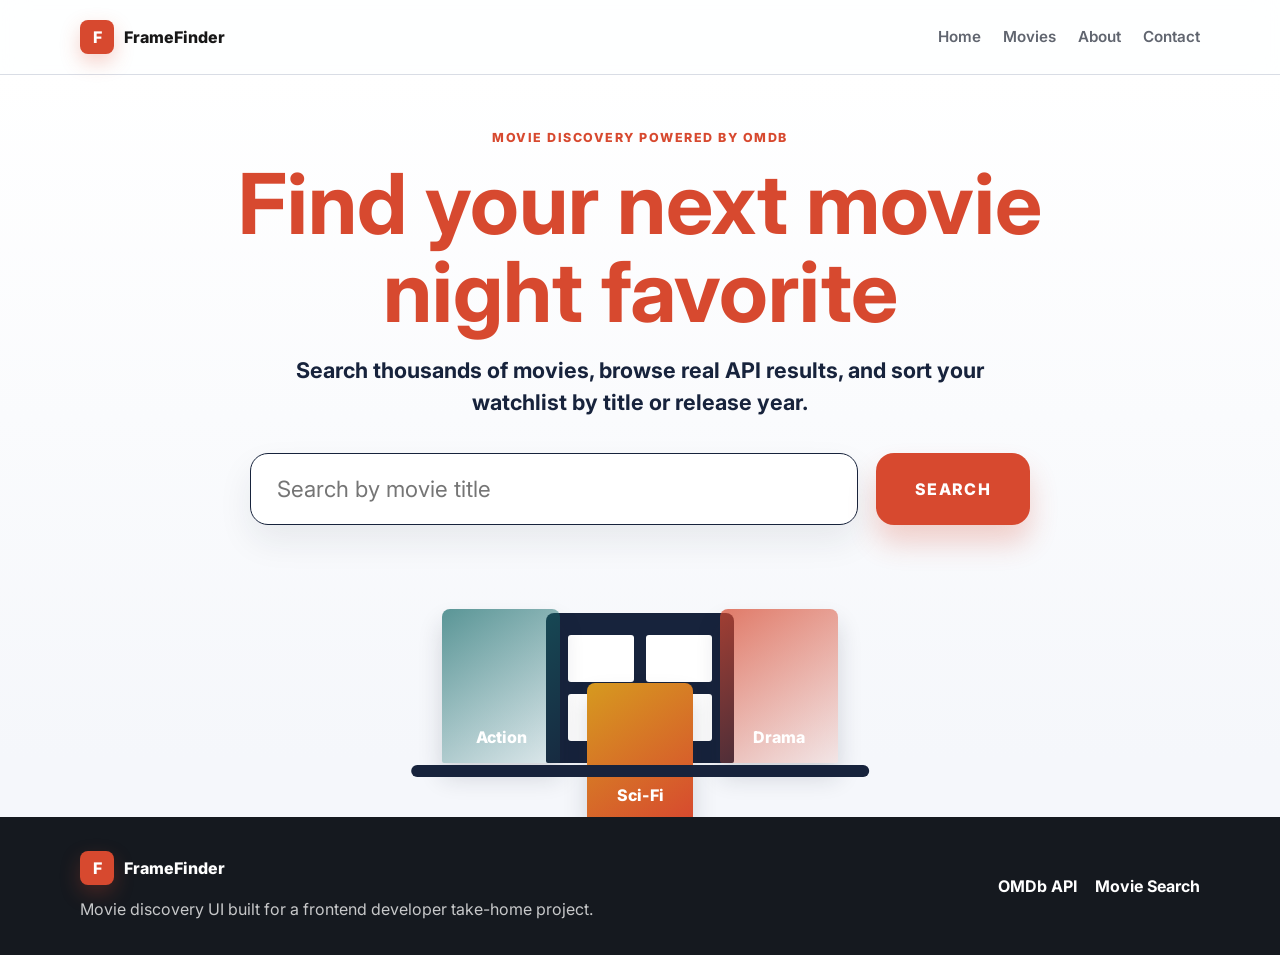
<file: index.html>
<!DOCTYPE html>
<html lang="en">
  <head>
    <meta charset="UTF-8" />
    <meta name="viewport" content="width=device-width, initial-scale=1.0" />
    <title>FrameFinder | Movie Discovery</title>
    <link rel="preconnect" href="https://fonts.googleapis.com" />
    <link rel="preconnect" href="https://fonts.gstatic.com" crossorigin />
    <link
      href="https://fonts.googleapis.com/css2?family=Inter:wght@400;500;600;700;800&display=swap"
      rel="stylesheet"
    />
    <link rel="stylesheet" href="styles.css" />
  </head>
  <body class="home-page">
    <header class="site-header">
      <nav class="nav-bar" aria-label="Main navigation">
        <a class="logo" href="index.html" aria-label="FrameFinder home">
          <span class="logo-mark">F</span>
          <span>FrameFinder</span>
        </a>
        <button
          class="menu-toggle"
          id="menuToggle"
          type="button"
          aria-label="Open navigation menu"
          aria-controls="navLinks"
          aria-expanded="false"
        >
          <span></span>
          <span></span>
          <span></span>
        </button>
        <div class="nav-links" id="navLinks">
          <a href="index.html">Home</a>
          <a href="movies.html">Movies</a>
          <a href="movies.html#about">About</a>
          <a href="#footer">Contact</a>
        </div>
      </nav>
    </header>

    <main>
      <section class="hero home-hero" aria-labelledby="hero-title">
        <div class="hero-content">
          <p class="eyebrow">Movie discovery powered by OMDb</p>
          <h1 id="hero-title">Find your next movie night favorite</h1>
          <p class="hero-copy">
            Search thousands of movies, browse real API results, and sort your
            watchlist by title or release year.
          </p>

          <form class="hero-search-form" id="heroSearchForm" action="movies.html" method="get">
            <label class="sr-only" for="heroSearchInput">Search movies</label>
            <input
              id="heroSearchInput"
              name="search"
              type="search"
              placeholder="Search by movie title"
              autocomplete="off"
            />
            <button class="hero-search-button" type="submit" aria-label="Search movies">
              <span>Search</span>
            </button>
          </form>

          <div class="hero-art" aria-hidden="true">
            <div class="film-strip">
              <span></span>
              <span></span>
              <span></span>
              <span></span>
            </div>
            <div class="poster-card poster-one">
              <span>Action</span>
            </div>
            <div class="poster-card poster-two">
              <span>Drama</span>
            </div>
            <div class="poster-card poster-three">
              <span>Sci-Fi</span>
            </div>
            <div class="screen-base"></div>
          </div>
        </div>
      </section>
    </main>

    <footer class="site-footer" id="footer">
      <div>
        <a class="logo footer-logo" href="index.html" aria-label="FrameFinder home">
          <span class="logo-mark">F</span>
          <span>FrameFinder</span>
        </a>
        <p>Movie discovery UI built for a frontend developer take-home project.</p>
      </div>
      <div class="footer-links">
        <a href="https://omdbapi.com/" target="_blank" rel="noreferrer">OMDb API</a>
        <a href="movies.html">Movie Search</a>
      </div>
    </footer>

    <script src="script.js"></script>
  </body>
</html>
</file>
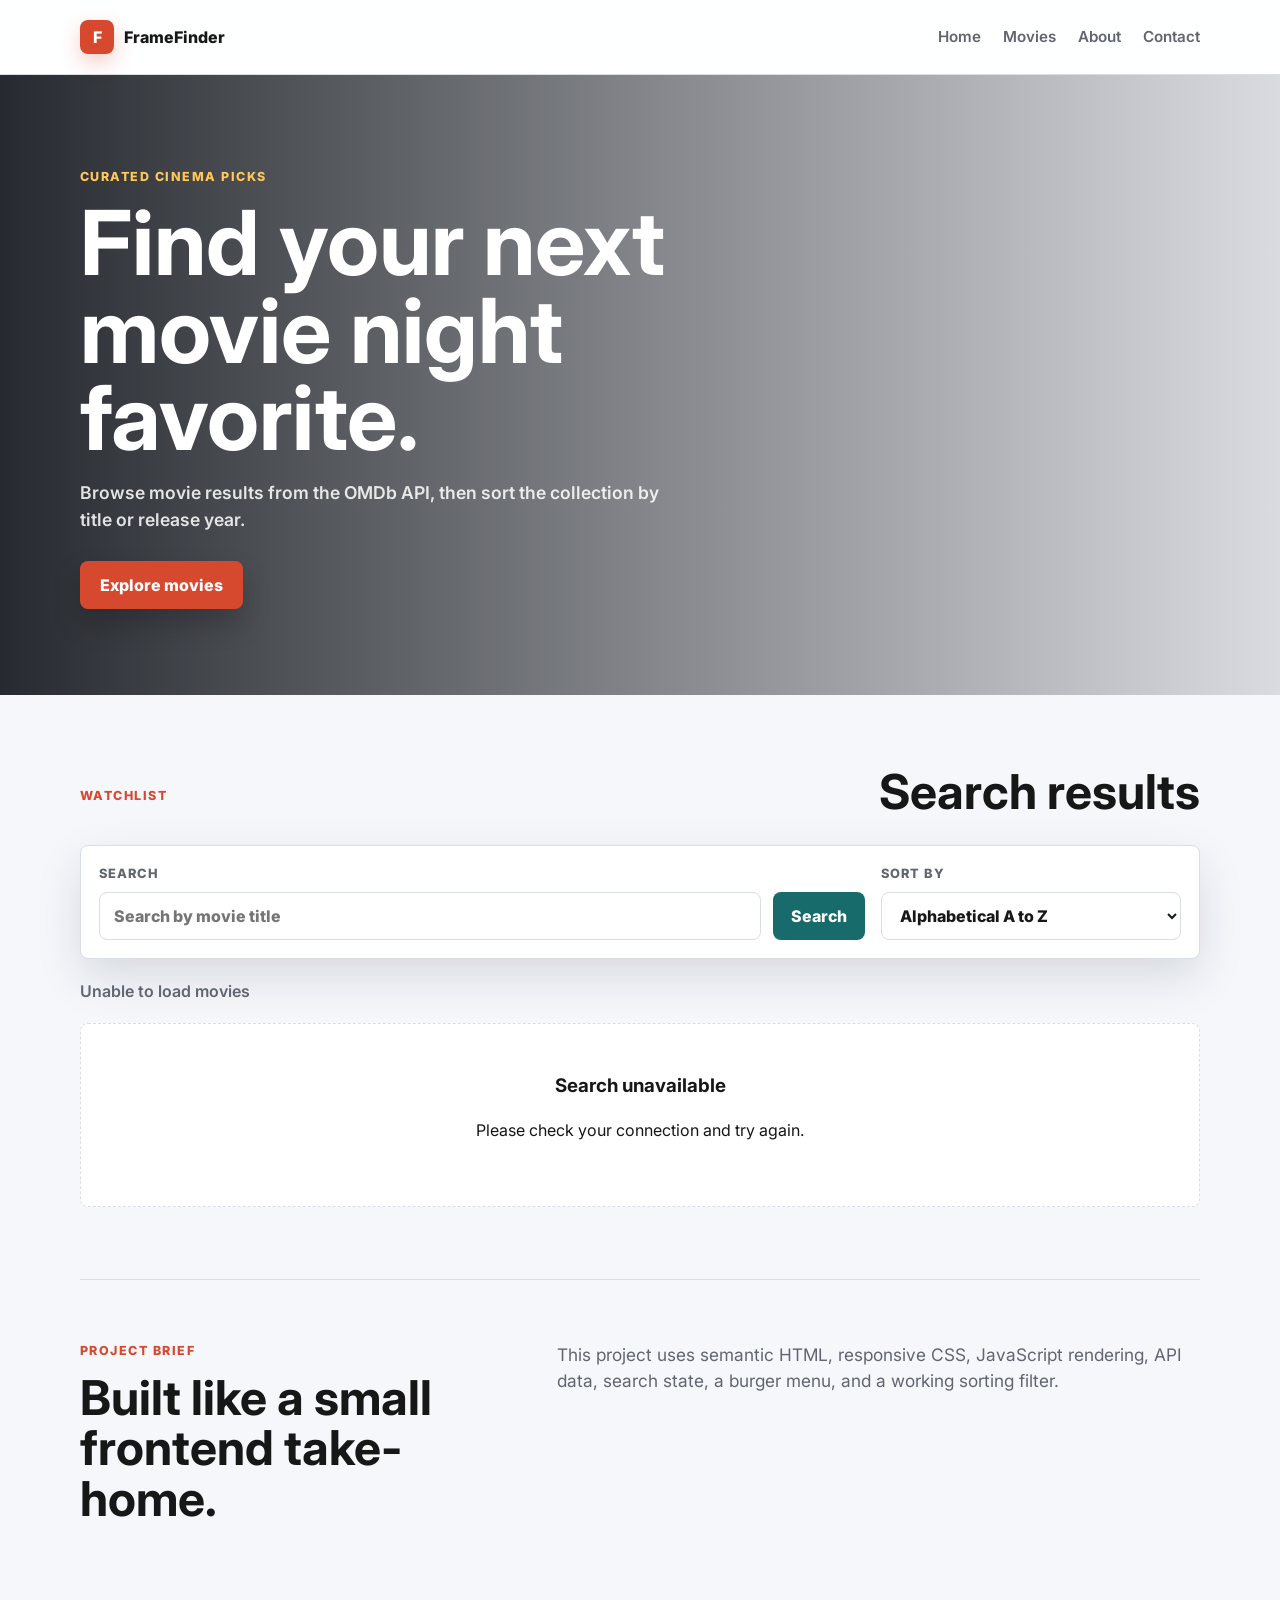
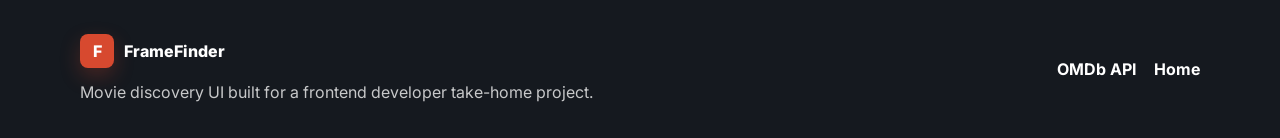
<file: movies.html>
<!DOCTYPE html>
<html lang="en">
  <head>
    <meta charset="UTF-8" />
    <meta name="viewport" content="width=device-width, initial-scale=1.0" />
    <title>FrameFinder | Movie Search</title>
    <link rel="preconnect" href="https://fonts.googleapis.com" />
    <link rel="preconnect" href="https://fonts.gstatic.com" crossorigin />
    <link
      href="https://fonts.googleapis.com/css2?family=Inter:wght@400;500;600;700;800&display=swap"
      rel="stylesheet"
    />
    <link rel="stylesheet" href="styles.css" />
  </head>
  <body>
    <header class="site-header">
      <nav class="nav-bar" aria-label="Main navigation">
        <a class="logo" href="index.html" aria-label="FrameFinder home">
          <span class="logo-mark">F</span>
          <span>FrameFinder</span>
        </a>
        <button
          class="menu-toggle"
          id="menuToggle"
          type="button"
          aria-label="Open navigation menu"
          aria-controls="navLinks"
          aria-expanded="false"
        >
          <span></span>
          <span></span>
          <span></span>
        </button>
        <div class="nav-links" id="navLinks">
          <a href="index.html">Home</a>
          <a href="#movies">Movies</a>
          <a href="#about">About</a>
          <a href="#footer">Contact</a>
        </div>
      </nav>
    </header>

    <main>
      <section class="movie-site-hero" aria-labelledby="app-title">
        <div class="movie-site-hero-content">
          <p class="eyebrow">Curated cinema picks</p>
          <h1 id="app-title">Find your next movie night favorite.</h1>
          <p>
            Browse movie results from the OMDb API, then sort the collection by
            title or release year.
          </p>
          <a class="primary-action" href="#movies">Explore movies</a>
        </div>
      </section>

      <section class="toolbar-section" id="movies" aria-labelledby="movies-title">
        <div class="section-heading">
          <p class="eyebrow">Watchlist</p>
          <h2 id="movies-title">Search results</h2>
        </div>

        <div class="controls" aria-label="Movie controls">
          <form class="search-form" id="searchForm">
            <label class="field">
              <span>Search</span>
              <input
                id="searchInput"
                type="search"
                placeholder="Search by movie title"
                autocomplete="off"
              />
            </label>
            <button class="search-button" type="submit">Search</button>
          </form>

          <label class="field">
            <span>Sort by</span>
            <select id="sortSelect">
              <option value="az">Alphabetical A to Z</option>
              <option value="za">Alphabetical Z to A</option>
              <option value="newest">Newest to oldest</option>
              <option value="oldest">Oldest to newest</option>
            </select>
          </label>
        </div>

        <p class="results-line" id="resultsLine" aria-live="polite"></p>
        <div class="movie-grid" id="movieGrid"></div>
      </section>

      <section class="about-section" id="about" aria-labelledby="about-title">
        <div>
          <p class="eyebrow">Project brief</p>
          <h2 id="about-title">Built like a small frontend take-home.</h2>
        </div>
        <p>
          This project uses semantic HTML, responsive CSS, JavaScript rendering,
          API data, search state, a burger menu, and a working sorting filter.
        </p>
      </section>
    </main>

    <footer class="site-footer" id="footer">
      <div>
        <a class="logo footer-logo" href="index.html" aria-label="FrameFinder home">
          <span class="logo-mark">F</span>
          <span>FrameFinder</span>
        </a>
        <p>Movie discovery UI built for a frontend developer take-home project.</p>
      </div>
      <div class="footer-links">
        <a href="https://omdbapi.com/" target="_blank" rel="noreferrer">OMDb API</a>
        <a href="index.html">Home</a>
      </div>
    </footer>

    <script src="script.js"></script>
  </body>
</html>
</file>
<file: styles.css>
:root {
  --ink: #171717;
  --muted: #60656f;
  --line: #d9dde5;
  --surface: #ffffff;
  --soft: #f5f7fb;
  --accent: #d7492f;
  --accent-dark: #ad331f;
  --teal: #176b6b;
  --gold: #d69a1f;
  --shadow: 0 18px 45px rgba(24, 34, 48, 0.13);
}

* {
  box-sizing: border-box;
}

html {
  scroll-behavior: smooth;
}

body {
  margin: 0;
  color: var(--ink);
  background: var(--soft);
  font-family: "Inter", Arial, sans-serif;
  line-height: 1.5;
}

a {
  color: inherit;
  text-decoration: none;
}

img {
  display: block;
  width: 100%;
}

.sr-only {
  width: 1px;
  height: 1px;
  position: absolute;
  overflow: hidden;
  clip: rect(0, 0, 0, 0);
  white-space: nowrap;
}

.site-header {
  position: sticky;
  top: 0;
  z-index: 10;
  background: rgba(255, 255, 255, 0.9);
  border-bottom: 1px solid var(--line);
  backdrop-filter: blur(14px);
}

.nav-bar,
.toolbar-section,
.about-section,
.site-footer {
  width: min(1120px, calc(100% - 32px));
  margin: 0 auto;
}

.nav-bar {
  min-height: 74px;
  display: flex;
  align-items: center;
  justify-content: space-between;
  gap: 24px;
  position: relative;
}

.logo {
  display: inline-flex;
  align-items: center;
  gap: 10px;
  font-weight: 800;
  letter-spacing: 0;
}

.logo-mark {
  width: 34px;
  height: 34px;
  display: grid;
  place-items: center;
  color: #fff;
  background: var(--accent);
  border-radius: 8px;
  box-shadow: 0 8px 20px rgba(215, 73, 47, 0.26);
}

.nav-links {
  display: flex;
  align-items: center;
  gap: 22px;
  color: var(--muted);
  font-size: 0.95rem;
  font-weight: 600;
}

.menu-toggle {
  width: 44px;
  height: 44px;
  display: none;
  place-items: center;
  gap: 5px;
  padding: 10px;
  background: #fff;
  border: 1px solid var(--line);
  border-radius: 8px;
  cursor: pointer;
}

.menu-toggle span {
  width: 20px;
  height: 2px;
  display: block;
  background: var(--ink);
  border-radius: 999px;
}

.nav-links a:hover,
.footer-links a:hover {
  color: var(--accent);
}

.hero {
  min-height: 640px;
  display: grid;
  align-items: center;
  position: relative;
  overflow: hidden;
  color: var(--ink);
  background:
    linear-gradient(180deg, rgba(245, 247, 251, 0), #f5f7fb 92%),
    #ffffff;
}

.hero-content {
  width: min(1120px, calc(100% - 32px));
  margin: 0 auto;
  padding: 54px 0 26px;
  text-align: center;
}

.eyebrow {
  margin: 0 0 12px;
  color: var(--accent);
  font-size: 0.78rem;
  font-weight: 800;
  letter-spacing: 0.12em;
  text-transform: uppercase;
}

.hero .eyebrow {
  color: var(--accent);
}

h1,
h2,
h3,
p {
  margin-top: 0;
}

h1 {
  max-width: 900px;
  margin: 0 auto 18px;
  color: var(--accent);
  font-size: clamp(2.8rem, 7vw, 5.25rem);
  line-height: 1.05;
  letter-spacing: 0;
}

h2 {
  margin-bottom: 0;
  font-size: clamp(2rem, 4vw, 3rem);
  line-height: 1.05;
  letter-spacing: 0;
}

.hero-copy {
  max-width: 720px;
  margin: 0 auto 28px;
  color: #17233c;
  font-size: clamp(1.1rem, 2.5vw, 1.35rem);
  font-weight: 700;
}

.primary-action {
  display: inline-flex;
  align-items: center;
  min-height: 48px;
  padding: 0 20px;
  color: #fff;
  background: var(--accent);
  border-radius: 8px;
  font-weight: 800;
  box-shadow: 0 14px 28px rgba(0, 0, 0, 0.22);
}

.primary-action:hover {
  background: var(--accent-dark);
}

.movie-site-hero {
  min-height: 620px;
  display: grid;
  align-items: end;
  position: relative;
  overflow: hidden;
  color: #fff;
  background:
    linear-gradient(90deg, rgba(16, 19, 25, 0.9), rgba(16, 19, 25, 0.5), rgba(16, 19, 25, 0.12)),
    url("https://images.unsplash.com/photo-1489599849927-2ee91cede3ba?auto=format&fit=crop&w=1800&q=80")
      center / cover;
}

.movie-site-hero-content {
  width: min(1120px, calc(100% - 32px));
  margin: 0 auto;
  padding: 0 0 86px;
}

.movie-site-hero .eyebrow {
  color: #ffc857;
}

.movie-site-hero h1 {
  max-width: 760px;
  margin: 0 0 18px;
  color: #fff;
  font-size: clamp(2.7rem, 7vw, 5.8rem);
  line-height: 0.98;
}

.movie-site-hero p:not(.eyebrow) {
  max-width: 600px;
  margin-bottom: 28px;
  color: rgba(255, 255, 255, 0.86);
  font-size: 1.1rem;
  font-weight: 600;
}

.hero-search-form {
  width: min(780px, 100%);
  display: grid;
  grid-template-columns: minmax(0, 1fr) 154px;
  gap: 18px;
  margin: 34px auto 46px;
}

.hero-search-form input {
  min-height: 72px;
  padding: 0 26px;
  background: #fff;
  border: 1.5px solid #17233c;
  border-radius: 18px;
  box-shadow: 0 16px 34px rgba(24, 34, 48, 0.08);
  font-size: clamp(1rem, 2.5vw, 1.4rem);
}

.hero-search-button {
  min-height: 72px;
  display: inline-flex;
  align-items: center;
  justify-content: center;
  color: #fff;
  background: var(--accent);
  border: 0;
  border-radius: 18px;
  box-shadow: 0 18px 28px rgba(215, 73, 47, 0.24);
  cursor: pointer;
  font: inherit;
  font-size: 1rem;
  font-weight: 800;
  letter-spacing: 0.08em;
  text-transform: uppercase;
}

.hero-search-button:hover {
  background: var(--accent-dark);
}

.hero-art {
  width: min(520px, 100%);
  height: 220px;
  position: relative;
  margin: 0 auto;
}

.film-strip {
  width: 188px;
  height: 150px;
  position: absolute;
  left: 50%;
  bottom: 28px;
  display: grid;
  grid-template-columns: repeat(2, 1fr);
  gap: 12px;
  padding: 22px;
  background: #17233c;
  border-radius: 8px 8px 2px 2px;
  transform: translateX(-50%);
}

.film-strip span {
  background: #fff;
  border-radius: 3px;
}

.poster-card {
  width: 118px;
  height: 154px;
  position: absolute;
  bottom: 28px;
  display: grid;
  align-items: end;
  padding: 14px;
  color: #fff;
  border-radius: 8px 8px 2px 2px;
  box-shadow: 0 14px 24px rgba(24, 34, 48, 0.16);
  font-weight: 800;
}

.poster-one {
  left: 62px;
  background:
    linear-gradient(145deg, rgba(23, 107, 107, 0.7), rgba(23, 107, 107, 0.1)),
    url("https://images.unsplash.com/photo-1517604931442-7e0c8ed2963c?auto=format&fit=crop&w=500&q=80")
      center / cover;
}

.poster-two {
  right: 62px;
  background:
    linear-gradient(145deg, rgba(215, 73, 47, 0.72), rgba(215, 73, 47, 0.1)),
    url("https://images.unsplash.com/photo-1485846234645-a62644f84728?auto=format&fit=crop&w=500&q=80")
      center / cover;
}

.poster-three {
  left: 50%;
  bottom: 0;
  width: 106px;
  height: 138px;
  background: linear-gradient(145deg, #d69a1f, #d7492f);
  transform: translateX(-50%) translateY(30px);
}

.screen-base {
  width: min(460px, 88%);
  height: 12px;
  position: absolute;
  left: 50%;
  bottom: 14px;
  background: #17233c;
  border-radius: 999px;
  transform: translateX(-50%);
}

.toolbar-section {
  padding: 72px 0;
}

.movie-app-hero {
  width: min(1120px, calc(100% - 32px));
  margin: 0 auto;
  padding: 72px 0 0;
}

.movie-app-hero h1 {
  max-width: 760px;
  margin: 0 0 18px;
}

.movie-app-hero p:last-child {
  max-width: 720px;
  margin-bottom: 0;
  color: var(--muted);
  font-size: 1.1rem;
  font-weight: 600;
}

.section-heading {
  display: flex;
  align-items: end;
  justify-content: space-between;
  gap: 24px;
  margin-bottom: 28px;
}

.controls {
  display: grid;
  grid-template-columns: 1fr minmax(220px, 300px);
  gap: 16px;
  padding: 18px;
  background: var(--surface);
  border: 1px solid var(--line);
  border-radius: 8px;
  box-shadow: var(--shadow);
}

.field {
  display: grid;
  gap: 8px;
  color: var(--muted);
  font-size: 0.8rem;
  font-weight: 800;
  text-transform: uppercase;
  letter-spacing: 0.08em;
}

.search-form {
  display: grid;
  grid-template-columns: minmax(0, 1fr) auto;
  align-items: end;
  gap: 12px;
}

.search-button {
  min-height: 48px;
  padding: 0 18px;
  color: #fff;
  background: var(--teal);
  border: 0;
  border-radius: 8px;
  cursor: pointer;
  font: inherit;
  font-weight: 800;
}

.search-button:hover {
  background: #125858;
}

input,
select {
  min-height: 48px;
  width: 100%;
  padding: 0 14px;
  color: var(--ink);
  background: #fff;
  border: 1px solid var(--line);
  border-radius: 8px;
  font: inherit;
  font-size: 1rem;
  letter-spacing: 0;
}

input:focus,
select:focus {
  border-color: var(--teal);
  outline: 3px solid rgba(23, 107, 107, 0.16);
}

.results-line {
  margin: 20px 0;
  color: var(--muted);
  font-weight: 600;
}

.movie-grid {
  display: grid;
  grid-template-columns: repeat(3, minmax(0, 1fr));
  gap: 22px;
}

.movie-card {
  display: grid;
  overflow: hidden;
  color: inherit;
  background: var(--surface);
  border: 1px solid var(--line);
  border-radius: 8px;
  box-shadow: 0 12px 30px rgba(24, 34, 48, 0.08);
  transition:
    border-color 180ms ease,
    transform 180ms ease,
    box-shadow 180ms ease;
}

.movie-card:hover {
  border-color: rgba(215, 73, 47, 0.5);
  box-shadow: 0 18px 34px rgba(24, 34, 48, 0.14);
  transform: translateY(-4px);
}

.poster-wrap {
  aspect-ratio: 4 / 5;
  background: linear-gradient(135deg, #263238, #176b6b);
}

.poster-wrap img {
  height: 100%;
  object-fit: cover;
}

.movie-content {
  display: grid;
  gap: 12px;
  padding: 18px;
}

.movie-meta {
  display: flex;
  align-items: center;
  justify-content: space-between;
  gap: 12px;
  color: var(--muted);
  font-size: 0.9rem;
  font-weight: 700;
}

.rating {
  color: #7a4f00;
  background: #fff1c7;
  border: 1px solid #f1d785;
  border-radius: 999px;
  padding: 3px 9px;
}

.movie-card h3 {
  margin-bottom: 0;
  font-size: 1.25rem;
  line-height: 1.2;
}

.genre-list {
  display: flex;
  flex-wrap: wrap;
  gap: 8px;
  padding: 0;
  margin: 0;
  list-style: none;
}

.genre-list li {
  padding: 4px 8px;
  color: var(--teal);
  background: rgba(23, 107, 107, 0.08);
  border-radius: 999px;
  font-size: 0.78rem;
  font-weight: 800;
}

.movie-description {
  margin-bottom: 0;
  color: var(--muted);
}

.empty-state {
  grid-column: 1 / -1;
  padding: 48px 20px;
  text-align: center;
  background: var(--surface);
  border: 1px dashed var(--line);
  border-radius: 8px;
}

.details-page,
.details-state {
  width: min(1120px, calc(100% - 32px));
  margin: 0 auto;
  padding: 72px 0;
}

.details-state {
  min-height: 58vh;
  display: grid;
  align-content: center;
  gap: 16px;
}

.details-state h1 {
  margin: 0;
}

.back-link {
  display: inline-flex;
  margin-bottom: 24px;
  color: var(--accent);
  font-weight: 800;
}

.details-layout {
  display: grid;
  grid-template-columns: minmax(260px, 360px) minmax(0, 1fr);
  gap: 40px;
  align-items: start;
}

.details-poster {
  overflow: hidden;
  background: #17233c;
  border-radius: 8px;
  box-shadow: var(--shadow);
}

.details-poster img {
  aspect-ratio: 4 / 5.8;
  height: 100%;
  object-fit: cover;
}

.details-content {
  padding: 4px 0;
}

.details-content h1 {
  margin: 0 0 18px;
  color: var(--ink);
  font-size: clamp(2.4rem, 5vw, 4.5rem);
  line-height: 1.02;
}

.details-meta {
  display: flex;
  flex-wrap: wrap;
  gap: 10px;
  margin-bottom: 24px;
}

.details-meta span {
  padding: 6px 10px;
  color: #7a4f00;
  background: #fff1c7;
  border: 1px solid #f1d785;
  border-radius: 999px;
  font-weight: 800;
}

.details-plot {
  max-width: 760px;
  color: var(--muted);
  font-size: 1.08rem;
}

.details-list {
  display: grid;
  grid-template-columns: repeat(2, minmax(0, 1fr));
  gap: 14px;
  margin: 28px 0 0;
}

.details-list div {
  padding: 16px;
  background: #fff;
  border: 1px solid var(--line);
  border-radius: 8px;
}

.details-list dt {
  margin-bottom: 6px;
  color: var(--accent);
  font-size: 0.78rem;
  font-weight: 800;
  letter-spacing: 0.08em;
  text-transform: uppercase;
}

.details-list dd {
  margin: 0;
  color: var(--ink);
  font-weight: 700;
}

.about-section {
  display: grid;
  grid-template-columns: 0.8fr 1.2fr;
  gap: 48px;
  padding: 62px 0 76px;
  border-top: 1px solid var(--line);
}

.about-section p:last-child {
  margin: 0;
  color: var(--muted);
  font-size: 1.08rem;
}

footer {
  background: #15191f;
}

.site-footer {
  width: 100%;
  display: flex;
  align-items: center;
  justify-content: space-between;
  gap: 28px;
  margin: 0;
  padding: 34px max(16px, calc((100% - 1120px) / 2));
  color: rgba(255, 255, 255, 0.76);
}

.footer-logo {
  margin-bottom: 12px;
  color: #fff;
}

.site-footer p {
  margin-bottom: 0;
}

.footer-links {
  display: flex;
  align-items: center;
  gap: 18px;
  color: #fff;
  font-weight: 700;
}

@media (max-width: 820px) {
  .menu-toggle {
    display: grid;
  }

  .nav-links {
    display: none;
    position: absolute;
    top: calc(100% + 1px);
    left: 0;
    right: 0;
    flex-direction: column;
    align-items: stretch;
    gap: 0;
    padding: 10px;
    color: var(--ink);
    background: #fff;
    border: 1px solid var(--line);
    border-radius: 0 0 8px 8px;
    box-shadow: 0 16px 30px rgba(24, 34, 48, 0.12);
  }

  .nav-links.is-open {
    display: flex;
  }

  .nav-links a {
    padding: 14px 12px;
    border-radius: 8px;
  }

  .nav-links a:hover {
    background: var(--soft);
  }

  .hero {
    min-height: 560px;
  }

  .movie-site-hero {
    min-height: 560px;
  }

  .hero-search-form {
    grid-template-columns: 1fr 128px;
  }

  .poster-one {
    left: 34px;
  }

  .poster-two {
    right: 34px;
  }

  .controls,
  .about-section,
  .details-layout {
    grid-template-columns: 1fr;
  }

  .details-list {
    grid-template-columns: 1fr;
  }

  .movie-grid {
    grid-template-columns: repeat(2, minmax(0, 1fr));
  }

  .site-footer {
    align-items: flex-start;
    flex-direction: column;
  }
}

@media (max-width: 560px) {
  .nav-bar,
  .toolbar-section,
  .about-section,
  .hero-content {
    width: min(100% - 24px, 1120px);
  }

  .hero {
    min-height: 590px;
  }

  .movie-site-hero {
    min-height: 520px;
  }

  .movie-site-hero-content {
    width: min(100% - 24px, 1120px);
    padding-bottom: 56px;
  }

  .hero-content {
    padding: 44px 0 28px;
  }

  .hero-search-form {
    grid-template-columns: 1fr;
    gap: 12px;
    margin: 28px auto 34px;
  }

  .hero-search-form input,
  .hero-search-button {
    min-height: 58px;
    border-radius: 14px;
  }

  .hero-art {
    height: 170px;
  }

  .film-strip {
    width: 138px;
    height: 116px;
    gap: 8px;
    padding: 16px;
  }

  .poster-card {
    width: 88px;
    height: 118px;
    padding: 10px;
    font-size: 0.8rem;
  }

  .poster-one {
    left: 12px;
  }

  .poster-two {
    right: 12px;
  }

  .poster-three {
    width: 78px;
    height: 102px;
  }

  .toolbar-section {
    padding: 52px 0;
  }

  .search-form {
    grid-template-columns: 1fr;
  }

  .search-button {
    width: 100%;
  }

  .section-heading {
    display: block;
  }

  .movie-grid {
    grid-template-columns: 1fr;
  }

  .footer-links {
    align-items: flex-start;
    flex-direction: column;
    gap: 10px;
  }
}
</file>
